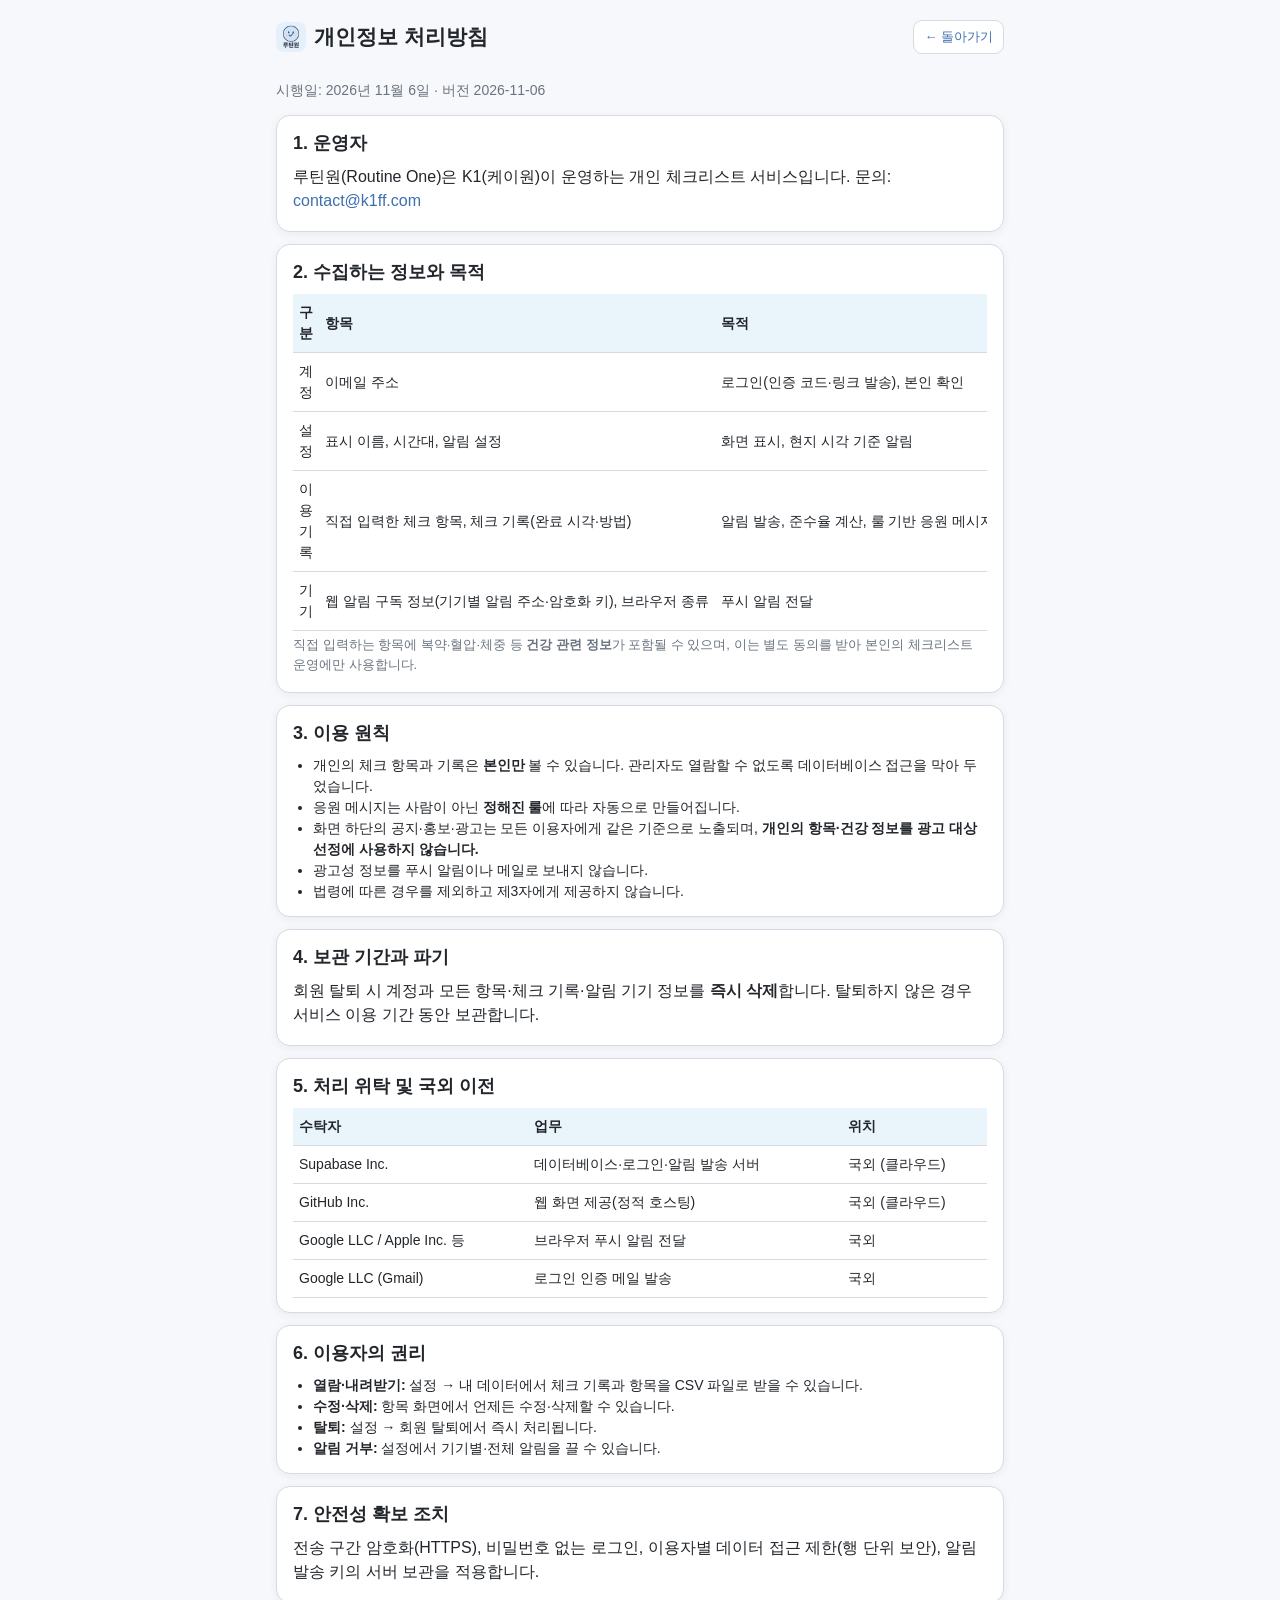
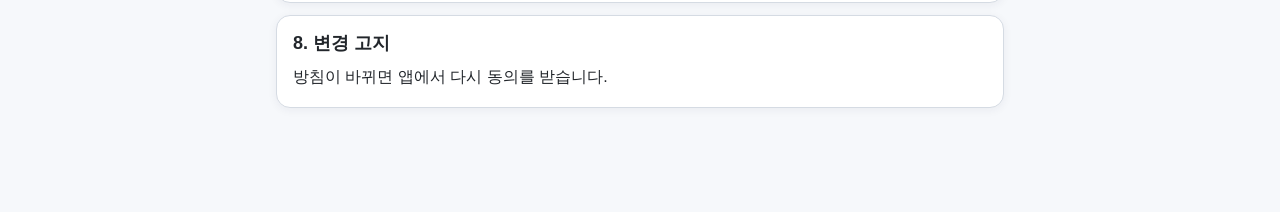
<file: privacy.html>
<!doctype html>
<html lang="ko">
<head>
<meta charset="utf-8">
<meta name="viewport" content="width=device-width, initial-scale=1, viewport-fit=cover">
<title>개인정보 처리방침 · 루틴원</title>
<meta name="theme-color" content="#D6E4F0">
<link rel="icon" href="assets/icon-192.png">
<link rel="stylesheet" href="css/style.css?v=0.3.0">
<script src="js/config.js?v=0.3.0"></script>
<script src="js/i18n.js?v=0.3.0"></script>
<script>(function(){try{var t=localStorage.getItem("k1d-theme")||"system";var d=t==="dark"||(t==="system"&&matchMedia("(prefers-color-scheme: dark)").matches);document.documentElement.setAttribute("data-theme",d?"dark":"light");}catch(e){}})();</script>
</head>
<body>
<main class="app policy">
  <div class="topbar"><div class="brand"><img src="assets/icon-192.png" alt=""><span>개인정보 처리방침</span></div><a class="btn sm" href="javascript:history.back()">← 돌아가기</a></div>
  <p class="sub">시행일: 2026년 11월 6일 · 버전 2026-11-06</p>

  <div class="card"><h3>1. 운영자</h3>
    <p>루틴원(Routine One)은 K1(케이원)이 운영하는 개인 체크리스트 서비스입니다. 문의: <a href="mailto:contact@k1ff.com">contact@k1ff.com</a></p></div>

  <div class="card"><h3>2. 수집하는 정보와 목적</h3>
    <div class="table-wrap"><table class="tbl"><thead><tr><th>구분</th><th>항목</th><th>목적</th></tr></thead><tbody>
      <tr><td>계정</td><td>이메일 주소</td><td>로그인(인증 코드·링크 발송), 본인 확인</td></tr>
      <tr><td>설정</td><td>표시 이름, 시간대, 알림 설정</td><td>화면 표시, 현지 시각 기준 알림</td></tr>
      <tr><td>이용 기록</td><td>직접 입력한 체크 항목, 체크 기록(완료 시각·방법)</td><td>알림 발송, 준수율 계산, 룰 기반 응원 메시지</td></tr>
      <tr><td>기기</td><td>웹 알림 구독 정보(기기별 알림 주소·암호화 키), 브라우저 종류</td><td>푸시 알림 전달</td></tr>
    </tbody></table></div>
    <p class="help">직접 입력하는 항목에 복약·혈압·체중 등 <b>건강 관련 정보</b>가 포함될 수 있으며, 이는 별도 동의를 받아 본인의 체크리스트 운영에만 사용합니다.</p></div>

  <div class="card"><h3>3. 이용 원칙</h3>
    <ul class="steps">
      <li>개인의 체크 항목과 기록은 <b>본인만</b> 볼 수 있습니다. 관리자도 열람할 수 없도록 데이터베이스 접근을 막아 두었습니다.</li>
      <li>응원 메시지는 사람이 아닌 <b>정해진 룰</b>에 따라 자동으로 만들어집니다.</li>
      <li>화면 하단의 공지·홍보·광고는 모든 이용자에게 같은 기준으로 노출되며, <b>개인의 항목·건강 정보를 광고 대상 선정에 사용하지 않습니다.</b></li>
      <li>광고성 정보를 푸시 알림이나 메일로 보내지 않습니다.</li>
      <li>법령에 따른 경우를 제외하고 제3자에게 제공하지 않습니다.</li>
    </ul></div>

  <div class="card"><h3>4. 보관 기간과 파기</h3>
    <p>회원 탈퇴 시 계정과 모든 항목·체크 기록·알림 기기 정보를 <b>즉시 삭제</b>합니다. 탈퇴하지 않은 경우 서비스 이용 기간 동안 보관합니다.</p></div>

  <div class="card"><h3>5. 처리 위탁 및 국외 이전</h3>
    <div class="table-wrap"><table class="tbl"><thead><tr><th>수탁자</th><th>업무</th><th>위치</th></tr></thead><tbody>
      <tr><td>Supabase Inc.</td><td>데이터베이스·로그인·알림 발송 서버</td><td>국외 (클라우드)</td></tr>
      <tr><td>GitHub Inc.</td><td>웹 화면 제공(정적 호스팅)</td><td>국외 (클라우드)</td></tr>
      <tr><td>Google LLC / Apple Inc. 등</td><td>브라우저 푸시 알림 전달</td><td>국외</td></tr>
      <tr><td>Google LLC (Gmail)</td><td>로그인 인증 메일 발송</td><td>국외</td></tr>
    </tbody></table></div></div>

  <div class="card"><h3>6. 이용자의 권리</h3>
    <ul class="steps">
      <li><b>열람·내려받기:</b> 설정 → 내 데이터에서 체크 기록과 항목을 CSV 파일로 받을 수 있습니다.</li>
      <li><b>수정·삭제:</b> 항목 화면에서 언제든 수정·삭제할 수 있습니다.</li>
      <li><b>탈퇴:</b> 설정 → 회원 탈퇴에서 즉시 처리됩니다.</li>
      <li><b>알림 거부:</b> 설정에서 기기별·전체 알림을 끌 수 있습니다.</li>
    </ul></div>

  <div class="card"><h3>7. 안전성 확보 조치</h3>
    <p>전송 구간 암호화(HTTPS), 비밀번호 없는 로그인, 이용자별 데이터 접근 제한(행 단위 보안), 알림 발송 키의 서버 보관을 적용합니다.</p></div>

  <div class="card"><h3>8. 변경 고지</h3>
    <p>방침이 바뀌면 앱에서 다시 동의를 받습니다.</p></div>
</main>
</body>
</html>
</file>
<file: css/style.css>
/* ============================================================================
   루틴원 - 공통 디자인
   원칙: 파스텔톤(원색 금지) / 글자 검정 + 강조(빨강·파랑) / 테두리 회색, 강조 시 진한 검정
   글자 크기: 인라인 style 금지 → CSS 변수 + 클래스 + 미디어쿼리
   ============================================================================ */
:root {
  --fs-xs: clamp(12px, 0.70rem + 0.15vw, 13px);
  --fs-sm: clamp(13px, 0.78rem + 0.15vw, 14px);
  --fs-base: clamp(15px, 0.90rem + 0.15vw, 16px);
  --fs-md: clamp(16px, 0.98rem + 0.20vw, 18px);
  --fs-lg: clamp(19px, 1.15rem + 0.25vw, 21px);
  --fs-xl: clamp(24px, 1.45rem + 0.40vw, 28px);
  --fs-kpi: clamp(28px, 1.70rem + 0.60vw, 34px);

  --bg: #F6F8FB;
  --panel: #FFFFFF;
  --soft: #F1F5FA;
  --border: #D5DBE3;
  --border-strong: #2B2F36;
  --text: #22262B;
  --mute: #6B7480;
  --red: #C94F4F;
  --blue: #3E6FB0;
  --green: #2C7A47;

  --p-blue: #D6E4F0;
  --p-blue-soft: #EAF4FB;
  --p-green: #DCEFE1;
  --p-green-soft: #EFF8F1;
  --p-yellow: #FBF1D6;
  --p-yellow-soft: #FFF8E7;
  --p-red: #F6DCDC;
  --p-red-soft: #FBEEEE;
  --p-purple: #E6DFF3;
  --p-gray: #E9ECF1;
  --p-sleep: #DDE3F4;
  --p-mind: #F3E3EC;
  --p-rel: #FBE6DA;
  --p-learn: #DFF0EE;
  --p-work: #ECE8DC;

  --btn-text: #173156;
  --shadow: 0 2px 10px rgba(30, 40, 60, 0.06);
  --shadow-md: 0 6px 24px rgba(30, 40, 60, 0.12);
  --radius: 14px;
  --radius-sm: 9px;
  --nav-h: 64px;
}

:root[data-theme="dark"] {
  --bg: #16191E;
  --panel: #1F242B;
  --soft: #262C35;
  --border: #3A424D;
  --border-strong: #C9D1DB;
  --text: #E8ECF1;
  --mute: #9AA4B1;
  --red: #E58A8A;
  --blue: #8DB4E8;
  --green: #86C79B;
  --p-blue: #2B3D52;
  --p-blue-soft: #233140;
  --p-green: #24402E;
  --p-green-soft: #1F3326;
  --p-yellow: #45401F;
  --p-yellow-soft: #36321C;
  --p-red: #4A2B2B;
  --p-red-soft: #3A2424;
  --p-purple: #3A3350;
  --p-gray: #2E343D;
  --p-sleep: #2B3350;
  --p-mind: #45303D;
  --p-rel: #4A3528;
  --p-learn: #24413E;
  --p-work: #3E3A2C;
  --btn-text: #E8ECF1;
}

* { box-sizing: border-box; }
html, body { margin: 0; padding: 0; }
body {
  font-family: "Pretendard", "Malgun Gothic", "Apple SD Gothic Neo", "Noto Sans KR", Arial, sans-serif;
  font-size: var(--fs-base);
  color: var(--text);
  background: var(--bg);
  line-height: 1.5;
  -webkit-tap-highlight-color: transparent;
}
a { color: var(--blue); text-decoration: none; }
button, input, select, textarea { font: inherit; color: inherit; }
.hidden { display: none !important; }

/* ---- 레이아웃 ---- */
.app { max-width: 760px; margin: 0 auto; padding: 14px 16px calc(var(--nav-h) + 28px); }
.topbar {
  display: flex; align-items: center; justify-content: space-between; gap: 10px;
  padding: 6px 0 12px;
}
.brand { display: flex; align-items: center; gap: 8px; font-weight: 700; font-size: var(--fs-lg); }
.brand img { width: 30px; height: 30px; border-radius: 8px; }
.page-title { font-size: var(--fs-xl); font-weight: 700; margin: 4px 0 2px; }
.sub { color: var(--mute); font-size: var(--fs-sm); }

.card {
  background: var(--panel); border: 1px solid var(--border); border-radius: var(--radius);
  box-shadow: var(--shadow); padding: 14px 16px; margin: 12px 0;
}
.card.strong { border-color: var(--border-strong); }
.card h3 { margin: 0 0 8px; font-size: var(--fs-md); }
.row { display: flex; align-items: center; gap: 10px; }
.row.wrap { flex-wrap: wrap; }
.row.between { justify-content: space-between; }
.grow { flex: 1; min-width: 0; }
.mt { margin-top: 10px; }
.center { text-align: center; }

/* ---- 하단 내비게이션 ---- */
.bottom-nav {
  position: fixed; left: 0; right: 0; bottom: 0; height: calc(var(--nav-h) + env(safe-area-inset-bottom));
  padding-bottom: env(safe-area-inset-bottom);
  background: var(--panel); border-top: 1px solid var(--border);
  display: flex; justify-content: center; z-index: 50;
}
.bottom-nav .inner { display: flex; width: 100%; max-width: 760px; }
.bottom-nav a {
  flex: 1; display: flex; flex-direction: column; align-items: center; justify-content: center; gap: 2px;
  color: var(--mute); font-size: var(--fs-xs);
}
.bottom-nav a .ico { font-size: var(--fs-lg); line-height: 1; }
.bottom-nav a.active { color: var(--text); font-weight: 700; }
.bottom-nav a.active .ico { color: var(--blue); }

/* ---- 버튼 ---- */
.btn {
  display: inline-flex; align-items: center; justify-content: center; gap: 6px;
  min-height: 42px; padding: 8px 14px; border-radius: var(--radius-sm);
  border: 1px solid var(--border); background: var(--panel); cursor: pointer; font-size: var(--fs-sm);
}
.btn:hover { border-color: var(--border-strong); }
.btn.primary { background: var(--p-blue); border-color: #A9C3DD; color: var(--btn-text); font-weight: 700; }
.btn.success { background: var(--p-green); border-color: #A7D1B3; font-weight: 700; }
.btn.danger { background: var(--p-red-soft); border-color: #E3B5B5; color: var(--red); }
.btn.ghost { background: transparent; }
.btn.block { width: 100%; }
.btn.sm { min-height: 34px; padding: 4px 10px; font-size: var(--fs-xs); }
.btn:disabled { opacity: .55; cursor: default; }
.icon-btn { border: 0; background: transparent; cursor: pointer; padding: 6px 8px; border-radius: 8px; color: var(--mute); font-size: var(--fs-md); }
.icon-btn:hover { background: var(--soft); }

/* ---- 입력 ---- */
label.lbl { display: block; font-size: var(--fs-sm); color: var(--mute); margin: 10px 0 4px; }
.input, select.input, textarea.input {
  width: 100%; min-height: 44px; padding: 9px 12px; border-radius: var(--radius-sm);
  border: 1px solid var(--border); background: var(--panel); font-size: var(--fs-base);
}
.input:focus { outline: 2px solid var(--p-blue); border-color: var(--blue); }
textarea.input { min-height: 80px; resize: vertical; }
.code-input { letter-spacing: 6px; text-align: center; font-size: var(--fs-lg); }

/* ---- 칩 / 배지 ---- */
.chip {
  display: inline-flex; align-items: center; gap: 4px; padding: 2px 9px; border-radius: 999px;
  border: 1px solid var(--border); background: var(--soft); font-size: var(--fs-xs); color: var(--text);
  white-space: nowrap;
}
.chip.cat-med { background: var(--p-purple); }
.chip.cat-meas { background: var(--p-blue); }
.chip.cat-ex { background: var(--p-green); }
.chip.cat-food { background: var(--p-yellow); }
.chip.cat-sleep { background: var(--p-sleep); }
.chip.cat-life { background: var(--p-gray); }
.chip.cat-mind { background: var(--p-mind); }
.chip.cat-rel { background: var(--p-rel); }
.chip.cat-learn { background: var(--p-learn); }
.chip.cat-work { background: var(--p-work); }
.chip.warn { background: var(--p-red-soft); color: var(--red); border-color: #E3B5B5; }
.chip.info { background: var(--p-blue-soft); color: var(--blue); }

/* ---- KPI 타일 ---- */
.kpis { display: grid; grid-template-columns: repeat(3, 1fr); gap: 10px; margin: 10px 0; }
.kpis.k4 { grid-template-columns: repeat(4, 1fr); }
.kpi {
  background: var(--panel); border: 1px solid var(--border); border-radius: var(--radius);
  box-shadow: var(--shadow-md); padding: 12px 8px; text-align: center;
}
.kpi .k-label { font-size: var(--fs-xs); color: var(--mute); }
.kpi .k-val { font-size: var(--fs-kpi); font-weight: 800; line-height: 1.2; }
.kpi .k-unit { font-size: var(--fs-sm); color: var(--mute); margin-left: 2px; font-weight: 600; }
.kpi .k-sub { font-size: var(--fs-xs); color: var(--mute); }
.kpi.good { background: var(--p-green-soft); }
.kpi.mid { background: var(--p-yellow-soft); }
.kpi.bad { background: var(--p-red-soft); border-color: #E3B5B5; }
.kpi.bad .k-val { color: var(--red); }

/* ---- 진행 막대 ---- */
.bar { height: 10px; border-radius: 999px; background: var(--p-gray); overflow: hidden; }
.bar > span { display: block; height: 100%; background: #9CC3A8; border-radius: 999px; }

/* ---- 피드백 카드 ---- */
.feedback { background: var(--p-yellow-soft); border: 1px solid var(--border-strong); }
.feedback .fb-rule { font-size: var(--fs-xs); color: var(--mute); }
.feedback .fb-msg { font-size: var(--fs-md); font-weight: 600; margin: 2px 0 8px; }
.feedback .fb-msg:last-child { margin-bottom: 0; }

/* ---- 오늘 체크 목록 ---- */
.day-nav { display: flex; align-items: center; justify-content: space-between; }
.day-nav .date { font-size: var(--fs-lg); font-weight: 700; }
.slot { margin: 16px 0 6px; display: flex; align-items: center; gap: 8px; }
.slot .t { font-weight: 800; font-size: var(--fs-md); }
.slot .line { flex: 1; height: 1px; background: var(--border); }
.slot.now .t { color: var(--blue); }
.slot.now .line { background: var(--blue); }
.task {
  display: flex; align-items: center; gap: 12px; background: var(--panel);
  border: 1px solid var(--border); border-radius: var(--radius); padding: 10px 12px; margin: 6px 0;
  box-shadow: var(--shadow); cursor: pointer; user-select: none;
}
.task .chk {
  flex: 0 0 auto; width: 34px; height: 34px; border-radius: 50%; border: 2px solid var(--border);
  display: flex; align-items: center; justify-content: center; font-weight: 900; font-size: var(--fs-md);
  color: transparent; background: var(--panel);
}
.task .body { flex: 1; min-width: 0; }
.task .title { font-weight: 600; }
.task .note { font-size: var(--fs-xs); color: var(--mute); overflow: hidden; text-overflow: ellipsis; white-space: nowrap; }
.task .state { font-size: var(--fs-xs); white-space: nowrap; }
.task.done { background: var(--p-green-soft); }
.task.done .chk { background: var(--p-green); border-color: #8FC09E; color: var(--green); }
.task.done .title { color: var(--mute); text-decoration: line-through; }
.task.missed { border-color: #E3B5B5; }
.task.missed .state { color: var(--red); font-weight: 700; }
.task.skip { background: var(--p-gray); }
.task.skip .title { color: var(--mute); }
.task.readonly { cursor: default; }
.task .more { flex: 0 0 auto; }

/* ---- 표 ---- */
.table-wrap { overflow-x: auto; }
table.tbl { width: 100%; border-collapse: collapse; font-size: var(--fs-sm); }
table.tbl th, table.tbl td { border-bottom: 1px solid var(--border); padding: 8px 6px; text-align: left; vertical-align: middle; }
table.tbl th { background: var(--p-blue-soft); font-weight: 700; color: var(--text); }
table.tbl td.num, table.tbl th.num { text-align: right; white-space: nowrap; }
table.tbl tr.worst td { background: var(--p-red-soft); }
table.tbl tr.worst td.num:last-child { color: var(--red); font-weight: 700; }

/* ---- 항목 카드 ---- */
.item-card { display: flex; gap: 10px; align-items: flex-start; }
.item-card .times { display: flex; flex-wrap: wrap; gap: 4px; margin-top: 4px; }
.item-card.paused { opacity: .6; }
.group-title { margin: 18px 0 4px; font-weight: 700; color: var(--mute); font-size: var(--fs-sm); }

/* ---- 요일 토글 ---- */
.days { display: flex; gap: 6px; flex-wrap: wrap; }
.days button {
  width: 42px; height: 42px; border-radius: 50%; border: 1px solid var(--border); background: var(--panel); cursor: pointer;
}
.days button.on { background: var(--p-blue); border-color: #A9C3DD; font-weight: 700; }
.time-row { display: flex; gap: 6px; align-items: center; margin-bottom: 6px; }
.time-row .input { max-width: 160px; }

/* ---- 배너 (하단 공지·홍보·광고) ---- */
.banner {
  margin: 18px 0 6px; padding: 10px 14px; border-radius: var(--radius);
  border: 1px dashed var(--border); background: var(--soft); font-size: var(--fs-sm);
  display: flex; gap: 8px; align-items: center;
}
.banner .kind { font-size: var(--fs-xs); color: var(--mute); border: 1px solid var(--border); border-radius: 6px; padding: 0 6px; white-space: nowrap; }
.banner .txt { flex: 1; }

/* ---- 모달 ---- */
.modal-back {
  position: fixed; inset: 0; background: rgba(20, 25, 35, .45); z-index: 100;
  display: flex; align-items: flex-end; justify-content: center;
}
.modal {
  background: var(--panel); width: 100%; max-width: 640px; max-height: 92vh; overflow: auto;
  border-radius: 18px 18px 0 0; border: 1px solid var(--border); padding: 16px 18px 22px;
}
@media (min-width: 700px) {
  .modal-back { align-items: center; }
  .modal { border-radius: 18px; }
}
.modal h2 { margin: 0 0 6px; font-size: var(--fs-lg); }
.modal .actions { display: flex; gap: 8px; justify-content: flex-end; margin-top: 16px; }

/* ---- 토스트 ---- */
.toast {
  position: fixed; left: 50%; bottom: calc(var(--nav-h) + 20px); transform: translateX(-50%);
  background: var(--panel); border: 1px solid var(--border-strong); border-radius: 10px;
  padding: 10px 16px; box-shadow: var(--shadow-md); z-index: 200; font-size: var(--fs-sm); max-width: 90vw;
}
.toast.err { background: var(--p-red-soft); color: var(--red); }

/* ---- 탭 ---- */
.tabs { display: flex; gap: 6px; border-bottom: 1px solid var(--border); margin: 8px 0 12px; overflow-x: auto; }
.tabs button { border: 0; background: transparent; padding: 10px 12px; cursor: pointer; color: var(--mute); border-bottom: 2px solid transparent; white-space: nowrap; }
.tabs button.on { color: var(--text); font-weight: 700; border-bottom-color: var(--border-strong); }

.seg { display: inline-flex; border: 1px solid var(--border); border-radius: 10px; overflow: hidden; }
.seg button { border: 0; background: var(--panel); padding: 6px 12px; cursor: pointer; font-size: var(--fs-xs); }
.seg button.on { background: var(--p-blue); font-weight: 700; }

.empty { text-align: center; color: var(--mute); padding: 26px 10px; }
.help { font-size: var(--fs-xs); color: var(--mute); }
.emph-red { color: var(--red); font-weight: 700; }
.emph-blue { color: var(--blue); font-weight: 700; }
.chart-box { position: relative; height: 240px; }
.footnote { font-size: var(--fs-xs); color: var(--mute); margin-top: 18px; }
.login-box { max-width: 420px; margin: 8vh auto 0; }
.steps { margin: 6px 0 0; padding-left: 20px; font-size: var(--fs-sm); }

@media (max-width: 420px) {
  .kpis.k4 { grid-template-columns: repeat(2, 1fr); }
  .app { padding-left: 12px; padding-right: 12px; }
}
.pick { cursor: pointer; align-items: flex-start; }
.logo { width: 72px; height: 72px; border-radius: 18px; margin-top: 8px; }
table.tbl td:not(:first-child), table.tbl th:not(:first-child) { white-space: nowrap; }
.policy .card p { margin: 4px 0; }
.push-off { background: var(--p-red-soft); border-color: #E3B5B5; }
.push-warn { background: var(--p-yellow-soft); font-size: var(--fs-sm); }

/* ---- 마스코트 루티 ---- */
.ruti { display: inline-block; cursor: pointer; -webkit-tap-highlight-color: transparent; }
.ruti svg { width: 100%; height: 100%; overflow: visible; display: block; }
.ruti-sm { width: 60px; height: 53px; flex: 0 0 60px; }
.ruti-lg { width: 120px; height: 105px; margin: 6px auto 0; display: block; }
.feedback.has-ruti { display: flex; gap: 12px; align-items: center; }
.feedback .fb-body { flex: 1; min-width: 0; }
.ruti .r-all, .ruti .r-up, .ruti .r-arm, .ruti .r-eyes, .ruti .r-fx { transform-box: view-box; }
.ruti .r-armL { transform-origin: 50px 100px; }
.ruti .r-armR { transform-origin: 150px 100px; }
.ruti .r-up   { transform-origin: 100px 160px; animation: ruti-breathe 3.2s ease-in-out infinite; }
.ruti .r-eyes { transform-origin: 100px 86px; animation: ruti-blink 4.5s infinite; }
.ruti .r-all  { transform-origin: 100px 170px; animation: ruti-pop .5s ease-out both; }
/* 자세 */
.ruti.m-wave .r-armR   { transform: rotate(-85deg); animation: ruti-wave 1s ease-in-out 3; }
.ruti.m-perfect .r-armL, .ruti.m-medal .r-armL { transform: rotate(85deg); }
.ruti.m-perfect .r-armR, .ruti.m-medal .r-armR { transform: rotate(-85deg); }
.ruti.m-perfect .r-all, .ruti.m-medal .r-all { animation: ruti-pop .5s ease-out both, ruti-jump 1.2s ease-in-out .5s 3; }
.ruti.m-thumb .r-armR  { transform: rotate(-40deg); }
.ruti.m-thumb .r-thumb { transform-origin: 178px 92px; animation: ruti-nod 1s ease-in-out 3; }
.ruti.m-thumb .r-all   { animation: ruti-pop .5s ease-out both, ruti-bob 1s ease-in-out .5s 3; }
.ruti.m-miss .r-armL   { transform: rotate(-25deg); }
.ruti.m-miss .r-armR   { transform: rotate(25deg); }
.ruti.m-miss .r-card   { transform-origin: 100px 137px; animation: ruti-wiggle 1.4s ease-in-out .4s 3; }
.ruti.m-sleepy .r-up   { animation: ruti-sway 4s ease-in-out infinite; }
.ruti.m-sleepy .r-zzz  { animation: ruti-zzz 2.6s ease-in-out infinite; }
.ruti.m-streak .r-flame { transform-origin: 100px 34px; animation: ruti-flame .9s ease-in-out infinite alternate; }
.ruti.m-perfect .r-star { transform-origin: 160px 34px; animation: ruti-spin 2.4s linear infinite; }
.ruti.m-medal .r-medal  { transform-origin: 100px 117px; animation: ruti-swing 1.6s ease-in-out 3; }
/* 탭·완료 시 깡충 */
.ruti.hop .r-all { animation: ruti-hop .8s cubic-bezier(.3,1.6,.5,1) both; }
.ruti.hop .r-armL { transform: rotate(85deg); transition: transform .15s; }
.ruti.hop .r-armR { transform: rotate(-85deg); transition: transform .15s; }
@keyframes ruti-pop    { 0% { transform: scale(.6); opacity: 0; } 70% { transform: scale(1.06); opacity: 1; } 100% { transform: scale(1); } }
@keyframes ruti-breathe{ 0%,100% { transform: scale(1,1); } 50% { transform: scale(1.02,.975); } }
@keyframes ruti-blink  { 0%,92%,100% { transform: scaleY(1); } 95% { transform: scaleY(.1); } }
@keyframes ruti-wave   { 0%,100% { transform: rotate(-85deg); } 50% { transform: rotate(-120deg); } }
@keyframes ruti-jump   { 0%,100% { transform: translateY(0); } 40% { transform: translateY(-14px); } 60% { transform: translateY(-14px); } }
@keyframes ruti-bob    { 0%,100% { transform: translateY(0); } 50% { transform: translateY(-5px); } }
@keyframes ruti-nod    { 0%,100% { transform: rotate(0); } 50% { transform: rotate(-12deg); } }
@keyframes ruti-wiggle { 0%,100% { transform: rotate(0); } 25% { transform: rotate(-6deg); } 75% { transform: rotate(6deg); } }
@keyframes ruti-sway   { 0%,100% { transform: rotate(-3deg); } 50% { transform: rotate(3deg); } }
@keyframes ruti-zzz    { 0% { transform: translate(0,0); opacity: 0; } 30% { opacity: 1; } 100% { transform: translate(10px,-18px); opacity: 0; } }
@keyframes ruti-flame  { from { transform: scale(1,1); } to { transform: scale(.9,1.15); } }
@keyframes ruti-spin   { from { transform: rotate(0); } to { transform: rotate(360deg); } }
@keyframes ruti-swing  { 0%,100% { transform: rotate(0); } 25% { transform: rotate(8deg); } 75% { transform: rotate(-8deg); } }
@keyframes ruti-hop    { 0% { transform: translateY(0) scale(1); } 20% { transform: translateY(2px) scale(1.05,.92); } 55% { transform: translateY(-22px) scale(.97,1.04); } 100% { transform: translateY(0) scale(1); } }
@media (prefers-reduced-motion: reduce) { .ruti * { animation: none !important; transition: none !important; } }
</file>
